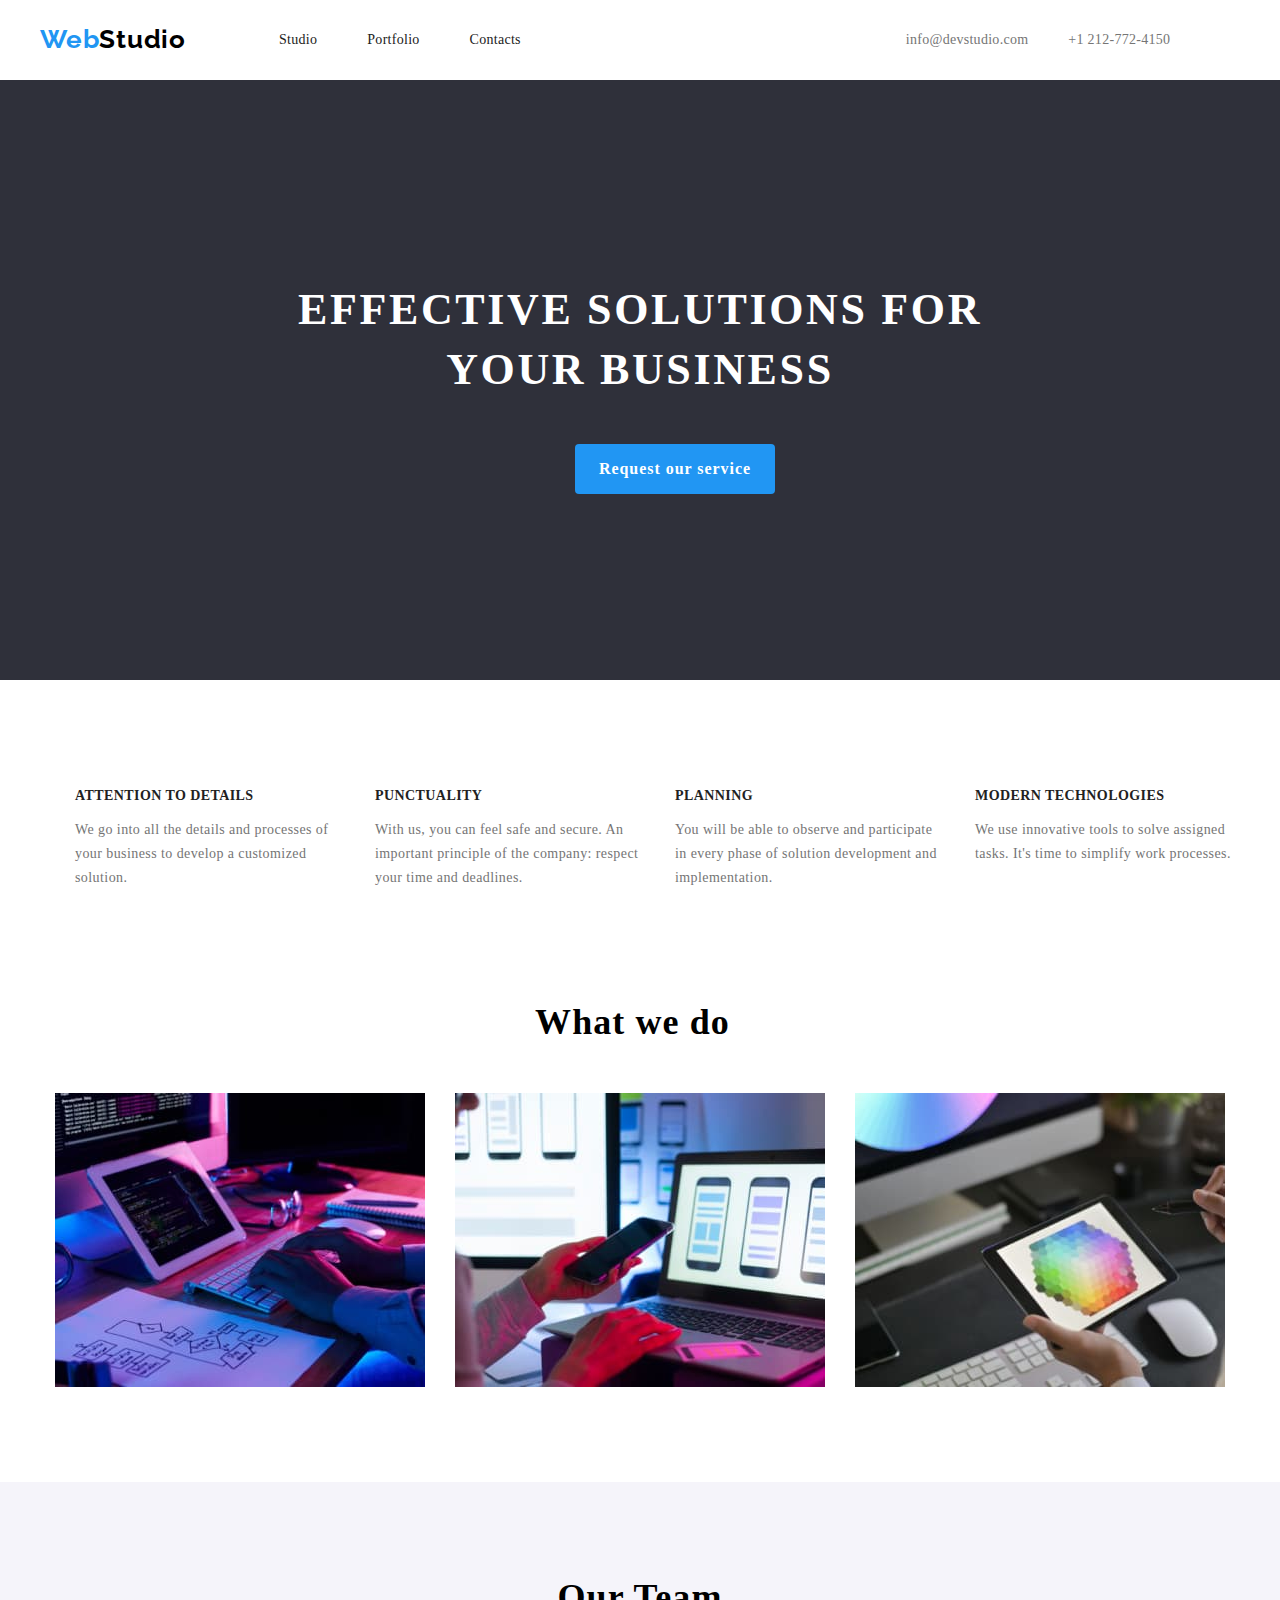
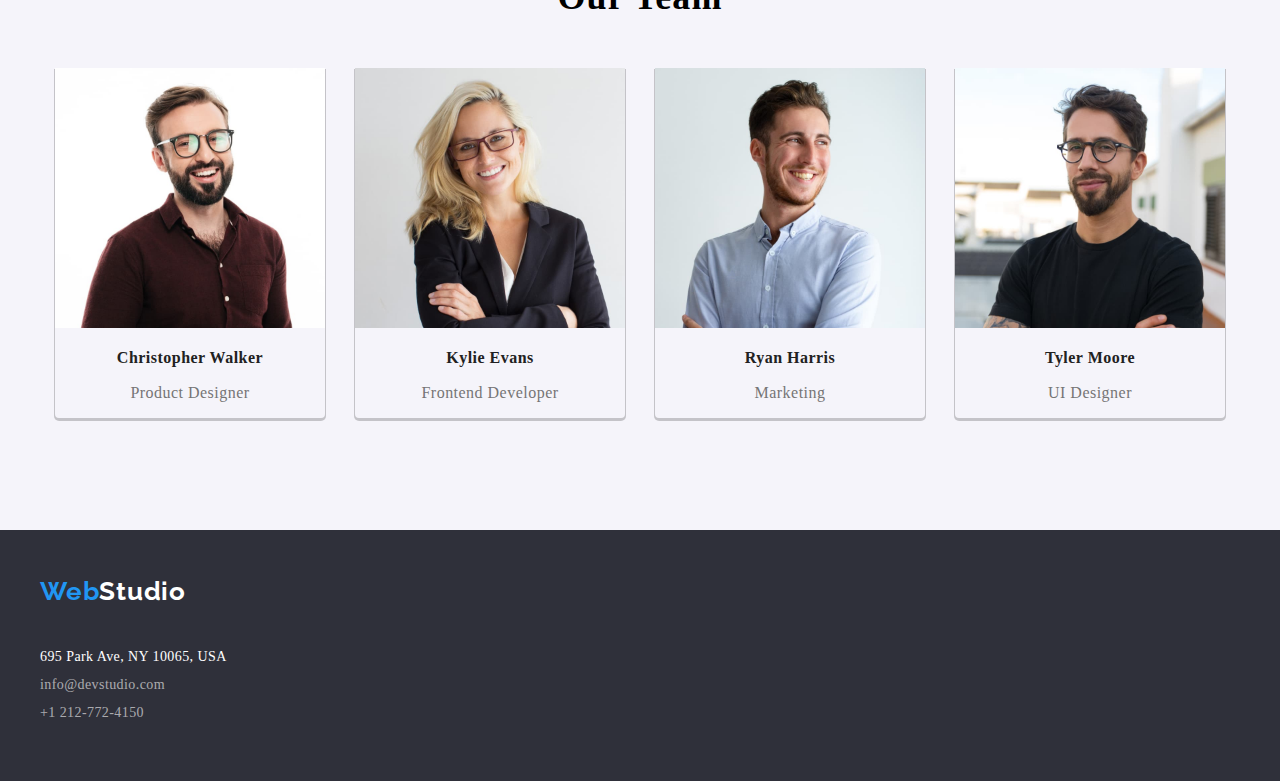
<file: index.html>
<!DOCTYPE html>
<html lang="en">
  <head>
    <meta charset="utf-8" />
    <title>Web Studio Homework Project</title>
    <link rel="preconnect" href="https://fonts.googleapis.com">
    <link rel="preconnect" href="https://fonts.gstatic.com" crossorigin>
    <link href="https://fonts.googleapis.com/css2?family=Raleway:wght@500;700&display=swap" rel="stylesheet">
    <link rel="stylesheet" href="./css/styles.css">
  </head>
  <body class="body">
      <header class="page-header unstyled-list container">
        <nav class="page-heder-nav">
          <a class="navigation-logo-1" href="#">Studio</a>
          <ul class=" navigation-list unstyled-list">
            <li ><a class="navigation-list" href="index.html">Studio</a></li>
            <li ><a class="navigation-list" href="portfolio.html">Portfolio</a></li>
            <li ><a class="navigation-list"href="#">Contacts</a></li>
        </div>
        </nav>
        <div>
          <ul class=" navigation-list-right unstyled-list">
            <li><a href="mailto:info@devstudio.com">info@devstudio.com</a></li>
            <li><a href="tel:+12127724150">+1 212-772-4150</a></li>
          </ul>
        </div>
      </header>
    <main>
      <section class="section-one">
      <div class="container-section-one">
        <h1 class="main-title">EFFECTIVE SOLUTIONS FOR YOUR BUSINESS</h1>
        <ul class="button-main-title unstyled-list">
        <li><button class="button-from-main-title" type="button">Request our service</button></li>
        </ul>
      </div>
      </section>
      <!-- our Criteria-->
      <section class="-main-our-criteria container">
        <div>
        <ul  class="our-criteria unstyled-list">
          <li>
            <h3 class="title-criteria">ATTENTION TO DETAILS</h3>
            <p class="paragraf-criteria">
              We go into all the details and processes of your business to
              develop a customized solution.
            </p>
          </li>
          <li>
            <h3 class="title-criteria">PUNCTUALITY</h3>
            <p class="paragraf-criteria">
              With us, you can feel safe and secure. An important principle of
              the company: respect your time and deadlines.
            </p>
          </li>
          <li>
            <h3 class="title-criteria">PLANNING</h3>
            <p class="paragraf-criteria">
              You will be able to observe and participate in every phase of
              solution development and implementation.
            </p>
          </li>
          <li>
            <h3 class="title-criteria">MODERN TECHNOLOGIES</h3>
            <p class="paragraf-criteria">
              We use innovative tools to solve assigned tasks. It's time to
              simplify work processes.
            </p>
          </li>
        </ul>
        </div>
      </section>
      <!-- What we do-->
      <section class="what-we-do container" >
        <div class="what-we-do-div">
         <h2 class="what-we-do-title">What we do</h2>
         <ul class="what-we-do-images  unstyled-list">
          <li>
            <img src="images/img.1.jpg" alt="laptop" width="370" height="294" />
          </li>
          <li>
            <img src="images/img.2.jpg" alt="laptop" width="370" height="294" />
          </li>
          <li>
            <img src="images/img.3.jpg" alt="laptop" width="370" height="294" />
          </li>
        </ul>
        </div>
      </section>
      <!--Our team-->
      <section class="our-team">
        <div class="container-ouer-team" >
        <h2  class="our-team-title">Our Team</h2>
        <ul class="our-team-list unstyled-list">
          <li class="shodow-list">
            <img
              src="images/man.1.jpg"
              alt="Christopher Walker"
              width="270"
              height="260"
            />
            <h3 class="our-team-name">Christopher Walker</h3>
            <p class="our-team-ocupation">Product Designer</p>
          </li >
          <li  class="shodow-list">
            <img
              src="images/woman.2.jpg"
              alt="Kylie Evans"
              width="270"
              height="260"
            />
            <h3 class="our-team-name">Kylie Evans</h3>
            <p class="our-team-ocupation">Frontend Developer</p>
          </li>
          <li  class="shodow-list">
            <img
              src="images/man.3.jpg"
              alt="Ryan Harris"
              width="270"
              height="260"
            />
            <h3 class="our-team-name">Ryan Harris</h3>
            <p class="our-team-ocupation">Marketing</p>
          </li>
          <li  class="shodow-list">
            <img src="images/man.4.jpg" alt="Tyler" width="270" height="260" />
            <h3 class="our-team-name">Tyler Moore</h3>
            <p class="our-team-ocupation">UI Designer</p>
          </li>
        </ul>
      </div>
      </section>
    </main>
    <footer class="footer ">
      <div class="container-footer">
        <a  class="navigation-logo-2" href="WebStudio.html">Web</a>
        <address class="adress-main">
          <ul class=" adress unstyled-list">
            <li>
              <a class="footer-address"href="695ParkAveNY10065USA">695 Park Ave, NY 10065, USA </a>
            </li>
            <li><a class=" footer-tel-email"href="info@devstudio.com">info@devstudio.com</a></li>
            <li><a class=" footer-tel-email"href="+12127724150">+1 212-772-4150</a></li>
          </ul>
        </address>
      </div>
    </footer>
  </body>
</html>
</file>
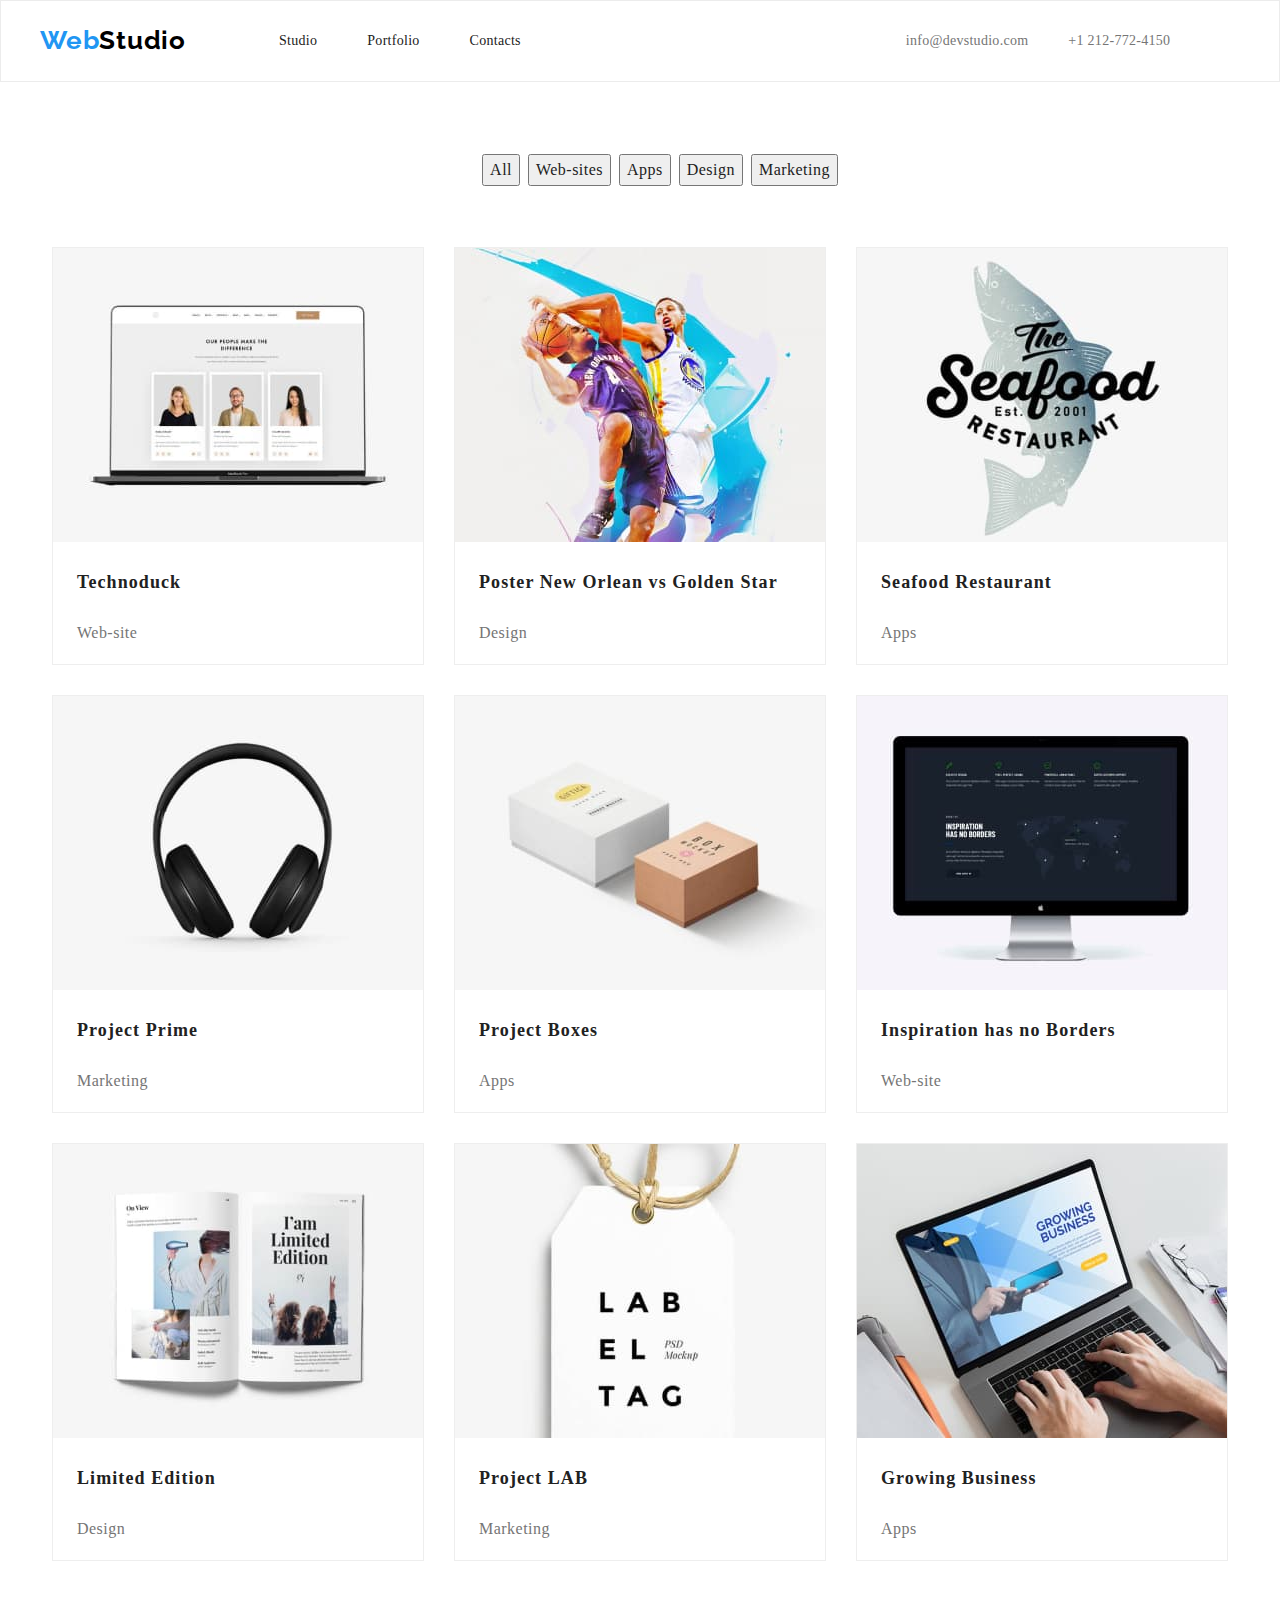
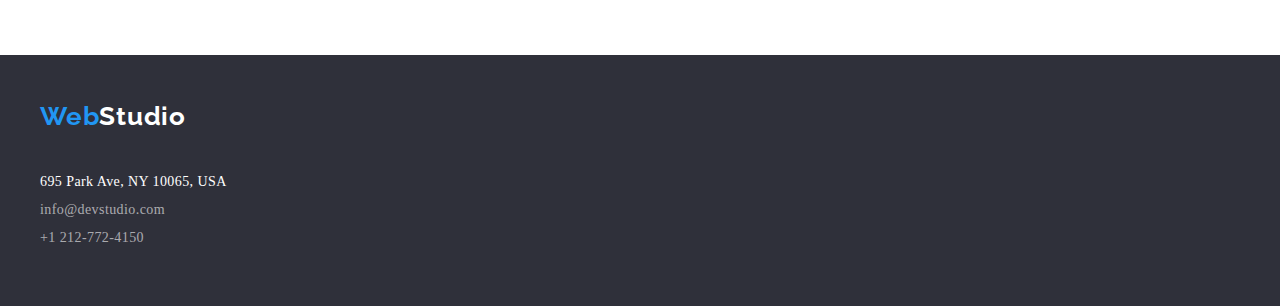
<file: portfolio.html>
<!DOCTYPE html>
<html lang="en">
  <head>
    <meta charset="utf-8" />
    <title>Web Studio Homework Project</title>
    <link rel="preconnect" href="https://fonts.googleapis.com">
    <link rel="preconnect" href="https://fonts.gstatic.com" crossorigin>
    <link href="https://fonts.googleapis.com/css2?family=Raleway:wght@500;700&display=swap" rel="stylesheet">
    <link rel="stylesheet" href="./css/styles.css">
  </head>
  <body class="body">
    <header class="heder-line ">
      <section class="container page-header unstyled-list  "> 
      <nav class="page-heder-nav">
        <a class="navigation-logo-1" href="#">Studio</a>
        <ul class=" navigation-list unstyled-list">
          <li ><a class="navigation-list" href="index.html">Studio</a></li>
          <li ><a class="navigation-list" href="portfolio.html">Portfolio</a></li>
          <li ><a class="navigation-list"href="#">Contacts</a></li>
      </div>
      </nav>
      <div  >
        <ul class=" navigation-list-right unstyled-list">
          <li ><a href="mailto:info@devstudio.com">info@devstudio.com</a></li>
          <li class="tel"><a href="tel:+12127724150">+1 212-772-4150</a></li>
        </ul>
      </div>
    </section>
    </header>
    <main class="main" >
      <section class="container" >
      <div class="main-buttons container">
        <ul class=" button-list unstyled-list">
          <li><button type="button" class="buttons">All</li>
          <li><button type="button" class="buttons">Web-sites</button></li>
          <li><button type="button" class="buttons">Apps</button></li>
          <li><button type="button" class="buttons">Design</button></li>
          <li><button type="button" class="buttons">Marketing</button></li>
          </ul>
      </div>
      </section>
      <section class="images-main container container ">
        <ul class=" images-list unstyled-list">
          <li class="images-border">
            <img
              src="images/tehnoduck.jpg"
              alt="Tehnoduck"
              width="370"
              height="294"
            />
            <h3 class="title-image">Technoduck</h3>
            <p class="parafarf">Web-site</p>
          </li>
          <li class="images-border">
            <img
              src="images/poster.new.orlean.jpg"
              alt="Poster New Orlend"
              width="370"
              height="294"
            />
            <h3 class="title-image">Poster New Orlean vs Golden Star</h3>
            <p class="parafarf">Design</p>
          </li>
          <li class="images-border">
            <img
              src="images/seafood.jpg"
              alt="Seafood"
              width="370"
              height="294"
            />
            <h3 class="title-image">Seafood Restaurant</h3>
            <p class="parafarf">Apps</p>
          </li>
          <li class="images-border">
            <img
              src="images/project.prime.jpg"
              alt="Project Prime"
              width="370"
              height="294"
            />
            <h3 class="title-image">Project Prime</h3>
            <p class="parafarf">Marketing</p>
          </li>
          <li class="images-border">
            <img
              src="images/project.boxes.jpg"
              alt="Project Boxes"
              width="370"
              height="294"
            />
            <h3 class="title-image">Project Boxes</h3>
            <p class="parafarf">Apps</p>
          </li>
          <li class="images-border">
            <img
              src="images/inspiration.jpg"
              alt="Inspiration has no Borders"
              width="370"
              height="294"
            />
            <h3 class="title-image">Inspiration has no Borders</h3>
            <p class="parafarf">Web-site</p>
          </li>
          <li class="images-border">
            <img
              src="images/limited.jpg"
              alt="Limited Edition"
              width="370"
              height="294"
            />
            <h3 class="title-image">Limited Edition</h3>
            <p class="parafarf">Design</p>
          </li>
          <li class="images-border">
            <img
              src="images/project.lab.jpg"
              alt="Project LAB"
              width="370"
              height="294"
            />
            <h3 class="title-image">Project LAB</h3>
            <p class="parafarf">Marketing</p>
          </li>
          <li class="images-border">
            <img
              src="images/growing.jpg"
              alt="Growing Business"
              width="370"
              height="294"
            />
            <h3 class="title-image">Growing Business</h3>
            <p class="parafarf">Apps</p>
          </li>
        </ul>
      </section>
    </main>
    <footer class="footer ">
      <div class="container-footer">
        <a  class="navigation-logo-2" href="WebStudio.html">Web</a>
        <address class="adress-main">
          <ul class=" adress unstyled-list">
            <li>
              <a class="footer-address"href="695ParkAveNY10065USA">695 Park Ave, NY 10065, USA </a>
            </li>
            <li><a class=" footer-tel-email"href="info@devstudio.com">info@devstudio.com</a></li>
            <li><a class=" footer-tel-email"href="+12127724150">+1 212-772-4150</a></li>
          </ul>
        </address>
      </div>
    </footer>
  </body>
</html>
</file>
<file: css/styles.css>
html {
  letter-spacing: 0.02em;
  font-weight: 500;
  font-size: 14px;
  line-height: 16px;
  font-family: "Roboto";
  font-style: normal;
}
/*Heder and main -background*/

.container {
  width: 1200px;
  background: #ffffff;
  margin: auto;
}

.container-footer {
  margin: auto;
  width: 1200px;
  
}

.container-section-one {
  margin: auto;
  width: 1200px;
  margin-top: 0;
}

.container-ouer-team{
  width: 1200px;
  background: #F5F4FA;
  margin: auto;
  height: 648px;
}

.heder-line{
 border: 1px solid #ECECEC
}


/*Navigation Logo*/

.navigation-logo-1 {
  font-family: "Raleway";
  font-style: normal;
  font-weight: 700;
  font-size: 26px;
  line-height: 31px;
  letter-spacing: 0.03em;
  color: #000000;
  text-decoration: none;
}

.navigation-logo-1,
.navigation-list li a {
  list-style: none;
}

.navigation-logo-1::before {
  content: "Web";
  color: #2196f3;
}

/*Navigation List*/

.navigation-list {
  font-family: "Roboto";
  font-style: normal;
  font-weight: 500;
  font-size: 14px;
  line-height: 16px;
  letter-spacing: 0.02em;
  color: #212121;
  text-decoration: none;
}

.navigation-list-right li a {
  color: #757575;
  text-decoration: none;
}

.tel {
  height: 16px;
  width: 113px;
  border-radius: nullpx;
}

/*Hover List*/

.navigation-list:hover {
  color: #2196f3;
}

/* Buttons */

.buttons {
  font-family: "Roboto";
  font-style: normal;
  font-weight: 500;
  font-size: 16px;
  line-height: 26px;
  letter-spacing: 0.03em;
  color: #212121;
}

/*Hover Butons*/

.buttons:hover {
  color: #ffffff;
  background: #2196f3;
  box-shadow: 0px 3px 1px rgba(0, 0, 0, 0.1), 0px 1px 2px rgba(0, 0, 0, 0.08),
    0px 2px 2px rgba(0, 0, 0, 0.12);
  border-radius: 4px;
  border: #2196f3;
}

/*Unstyled List*/

.unstyled-list {
  list-style: none;
}

/* Title and Paragarf -images*/

.title-image {
  font-weight: 700;
  font-size: 18px;
  line-height: 36px;
  letter-spacing: 0.06em;
  color: #212121;
}

.parafarf {
  font-weight: 400;
  font-size: 16px;
  line-height: 30px;
  letter-spacing: 0.03em;
  color: #757575;
}

/* Footer*/

.footer-address,
.footer-tel-email {
  text-decoration: none;
  font-family: "Roboto";
  font-style: normal;
  font-weight: 400;
  font-size: 14px;
  line-height: 16px;
  letter-spacing: 0.03em;
}

.footer-address {
  color: #ffffff;
}

.footer-tel-email {
  color: rgba(255, 255, 255, 0.6);
}

.navigation-logo-2 {
  font-family: "Raleway";
  font-style: normal;
  font-weight: 700;
  font-size: 26px;
  line-height: 31px;
  letter-spacing: 0.03em;
  color: #2196f3;
  text-decoration: none;
  padding-top: 60px;
}

.navigation-logo-2::after {
  content: "Studio";
  color: #ffffff;
}

/*Flexbox -Organization */

/*Header*/

.main {
}

.page-header {
  align-items: start;
  height: 80px;
}

.page-header,
.navigation-list,
.page-heder-nav,
.navigation-list-right {
  display: flex;
}

.navigation-logo-1 {
  margin-right: 53px;
  padding-top: 24px;
  padding-bottom: 25px;
}

.navigation-list {
  gap: 50px;
  margin: auto;
}

.navigation-list-right {
  gap: 40px;
  margin-left: 345px;
  margin-top: 32px;
  color: #757575;
  text-decoration: none;
}

/*Buttons*/

.main-buttons,
.button-list {
  display: flex;
  margin-top: 36px;
  justify-content: center;
  margin-bottom: 23.5px;
}

.button-list {
  justify-content: center;
  gap: 8px;
}

/*Images*/

.images-main {
  display: flex;
}

.images-list {
  display: flex;
  flex-wrap: wrap;
  gap: 30px;
  justify-content: center;
  padding-inline-start: 0px;
  margin-bottom: 94px;
}

.images-border {
  border: 1px solid #eeeeee;
}

.title-image,
.parafarf {
  margin-left: 24px;
}

/*Footer*/

.footer {
  height: 251px;
  margin-top: 0px;
  background-color: #2f303a;
  flex-direction: column;
  display: flex;
}
.adress-main {
  display: flex;
  margin-top: 28px;
}

.adress {
  flex-direction: column;
  gap: 12px;
  display: flex;
  padding-inline-start: 0px;
}

/*INDEX STYLE*/

.main-title,
.button-from-main-title,
.title-criteria,
.paragraf-criteria,
.what-we-do-title,
.our-team-title,
.our-team-name,
.our-team-ocupation {
  font-family: Roboto;
}

.body {
  margin: 0px;
}

/*Sectiunea 1*/

.main-title {
  font-size: 44px;
  font-weight: 900;
  line-height: 60px;
  letter-spacing: 0.06em;
  color: #ffffff;
  display: flex;
  justify-content: center;
  border-radius: nullpx;
  text-align: center;
  margin: auto;
  margin-block-start: 0em;
  margin-block-end: 0em;
  height: 120px;
  width: 696px;
  margin-top: 200px;
}
.button-from-main-title {
  font-size: 16px;
  font-weight: 700;
  line-height: 30px;
  letter-spacing: 0.06em;
  text-align: center;
  background-color: #2196f3;
  border-radius: 4px;
  color: #ffffff;
  border: 0px;
  padding: 10px 10px 10px 10px;
  height: 50px;
  width: 200px;
  margin-top: 30px;
}

.section-one {
  background-color: #2f303a;
  height: 600px;
  border-radius: 0px;
  display: flex;
  flex-direction: column;
}
.button-main-title {
  display: flex;
  margin-left: 535px;
  padding-inline-start: 0px;
}

/* Oue Crieria*/

.main-our-criteria {
  display: flex;
}

.our-criteria {
  display: flex;
  gap: 30px;
  justify-content: center;
  margin-top: 94px;
  margin-bottom: 94px;
}

.title-criteria {
  height: 16px;
  width: 270px;
  border-radius: nullpx;

  font-size: 14px;
  font-weight: 700;
  line-height: 16px;
  letter-spacing: 0.03em;
  text-align: left;
  color: #212121;
}
.paragraf-criteria {
  height: 75px;
  width: 270px;
  border-radius: nullpx;

  font-size: 14px;
  font-weight: 400;
  line-height: 24px;
  letter-spacing: 0.03em;
  text-align: left;
  color: #757575;
}

/*Sectiunea What we do*/

.what-we-do-title {
  font-size: 36px;
  font-weight: 700;
  line-height: 42px;
  letter-spacing: 0.03em;
  text-align: center;
  margin-block-start: 0em;
  margin-block-end: 50px;
}

.what-we-do,
.what-we-do-images {
  display: flex;
}

.what-we-do-div {
}
.what-we-do-images {
  gap: 30px;
  justify-content: center;
  padding-inline-start: 0px;
  margin-left: 15px;
}

/*Ouer Team*/

.our-team {
  height: 648px;

  border-radius: 0px;
  background-color: #f5f4fa;
  display: flex;
  flex-direction: column;
  margin-top: 77px;
}
.our-team-title {
  font-size: 36px;
  font-weight: 700;
  line-height: 42px;
  letter-spacing: 0.03em;
  text-align: center;
  display: flex;
  justify-content: center;
  margin-bottom: 50px;
  margin-top: 94px;
}

.our-team-name {
  font-size: 16px;
  line-height: 19px;
  letter-spacing: 0.03em;
  text-align: center;
  color: #212121;
}

.our-team-ocupation {
  font-size: 16px;
  font-weight: 400;
  line-height: 19px;
  letter-spacing: 0.03em;
  text-align: center;
  color: #757575;
}

.our-team-list {
  display: flex;
  flex-wrap: wrap;
  justify-content: center;
  gap: 30px;
  padding-inline-start: 0px;
}

/* Footer-Index*/

.footer-index {
  display: flex;
  height: 251px;
  margin-top: 0px;
  background-color: #2f303a;
  flex-direction: column;
}

.shodow-list {
  box-shadow: 0px 2px 0px 1px rgba(0, 0, 0, 0.2);
  border-radius: 0px 0px 4px 4px;
}
</file>
